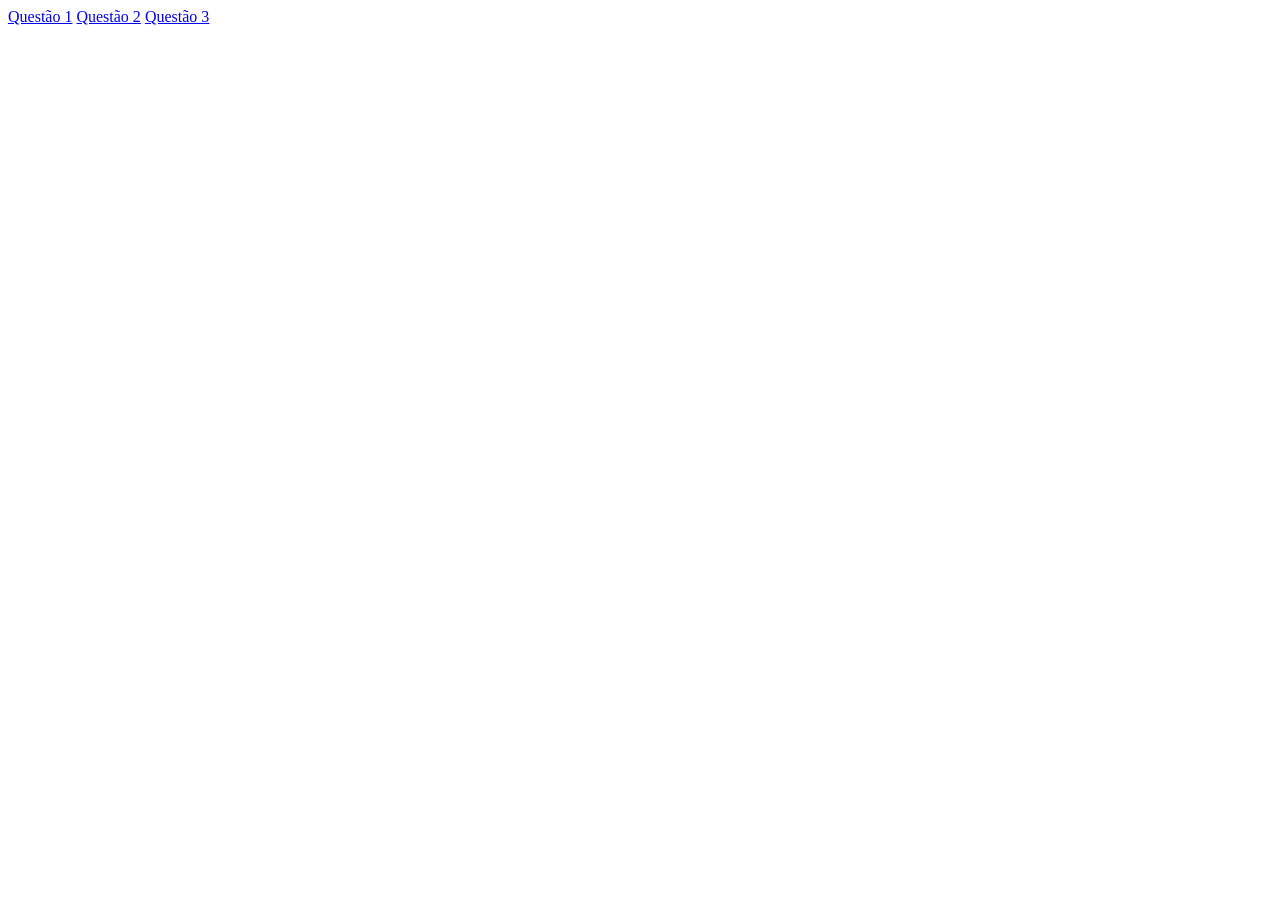
<file: index.html>
<!DOCTYPE html>
<html lang="pt-BR">
<head>
    <meta charset="UTF-8">
    <meta name="viewport" content="width=device-width, initial-scale=1.0">
    <title>Links dos Desafios Práticos</title>
</head>
<body>
    <a href="./Questoes/01/index.html" target="_blank">Questão 1</a>
    <a href="./Questoes/02/index.html" target="_blank">Questão 2</a>
    <a href="./Questoes/03/index.html" target="_blank">Questão 3</a>
</body>
</html>
</file>
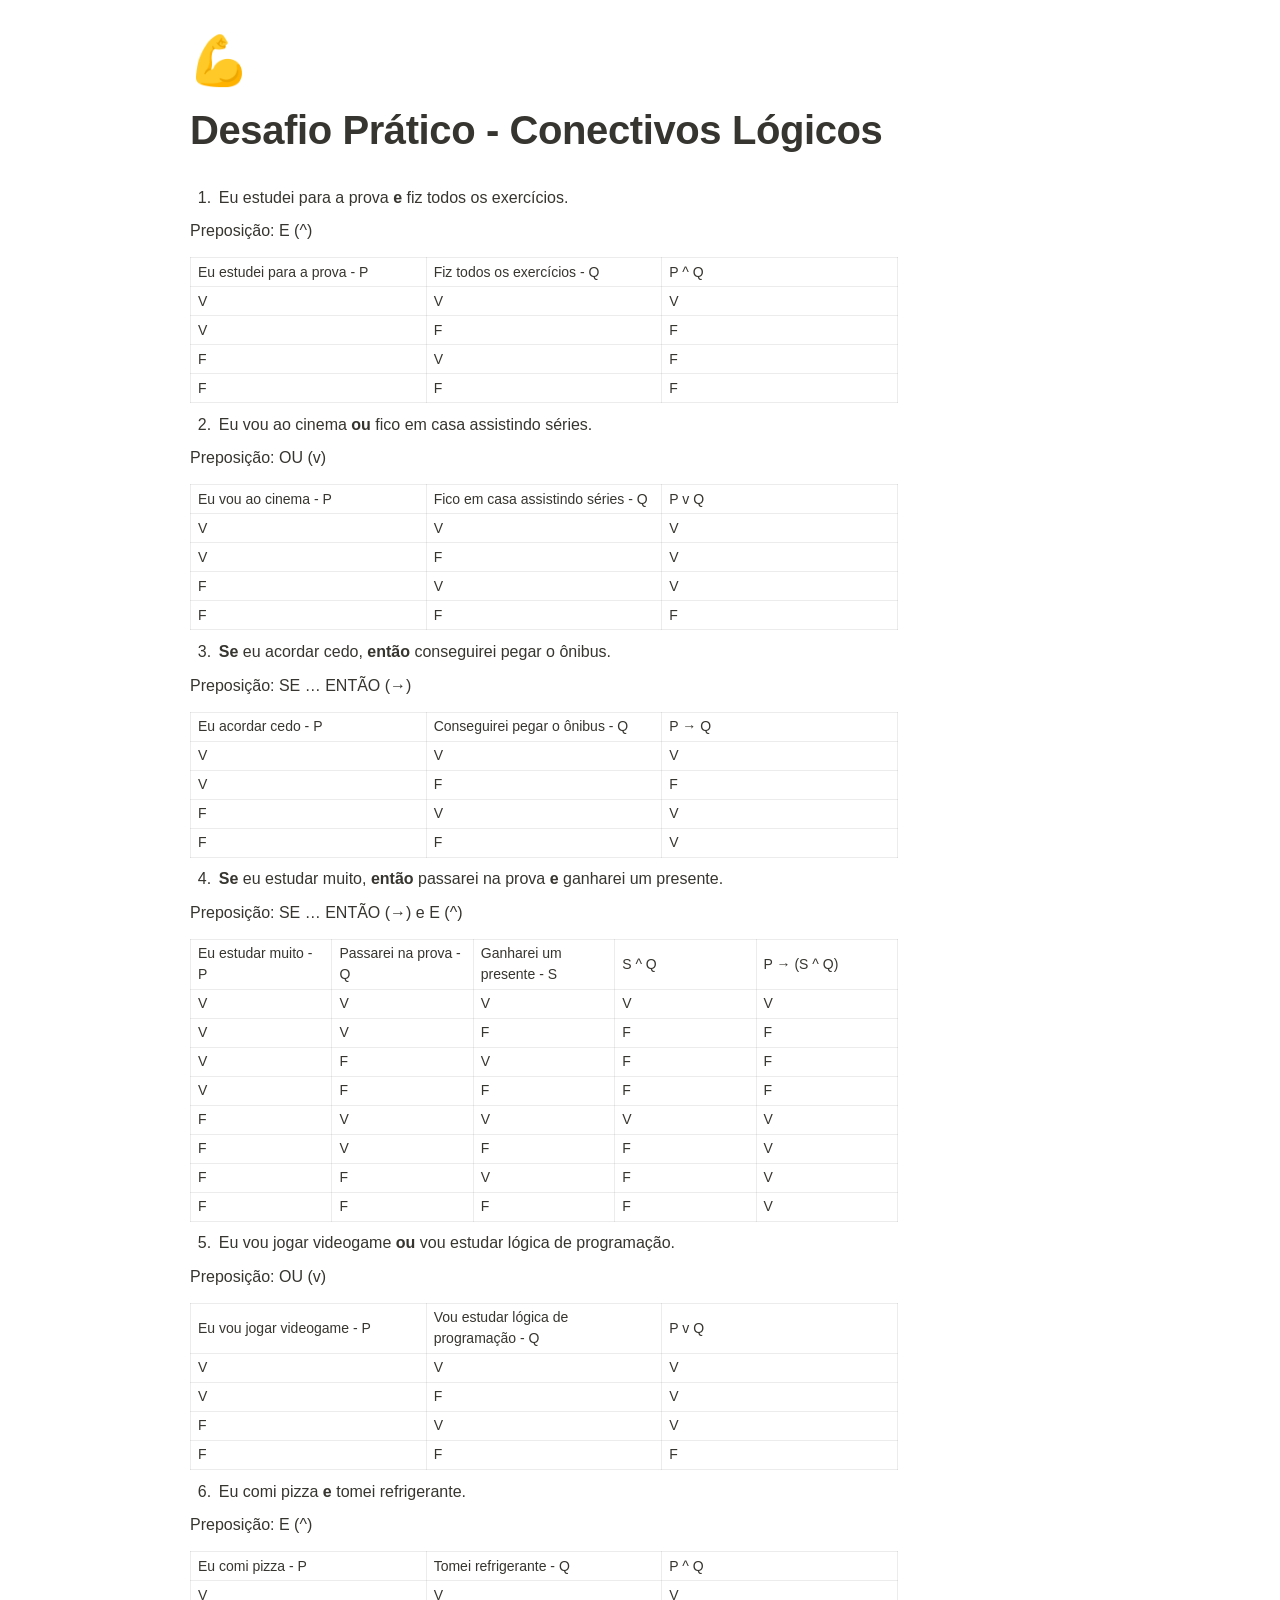
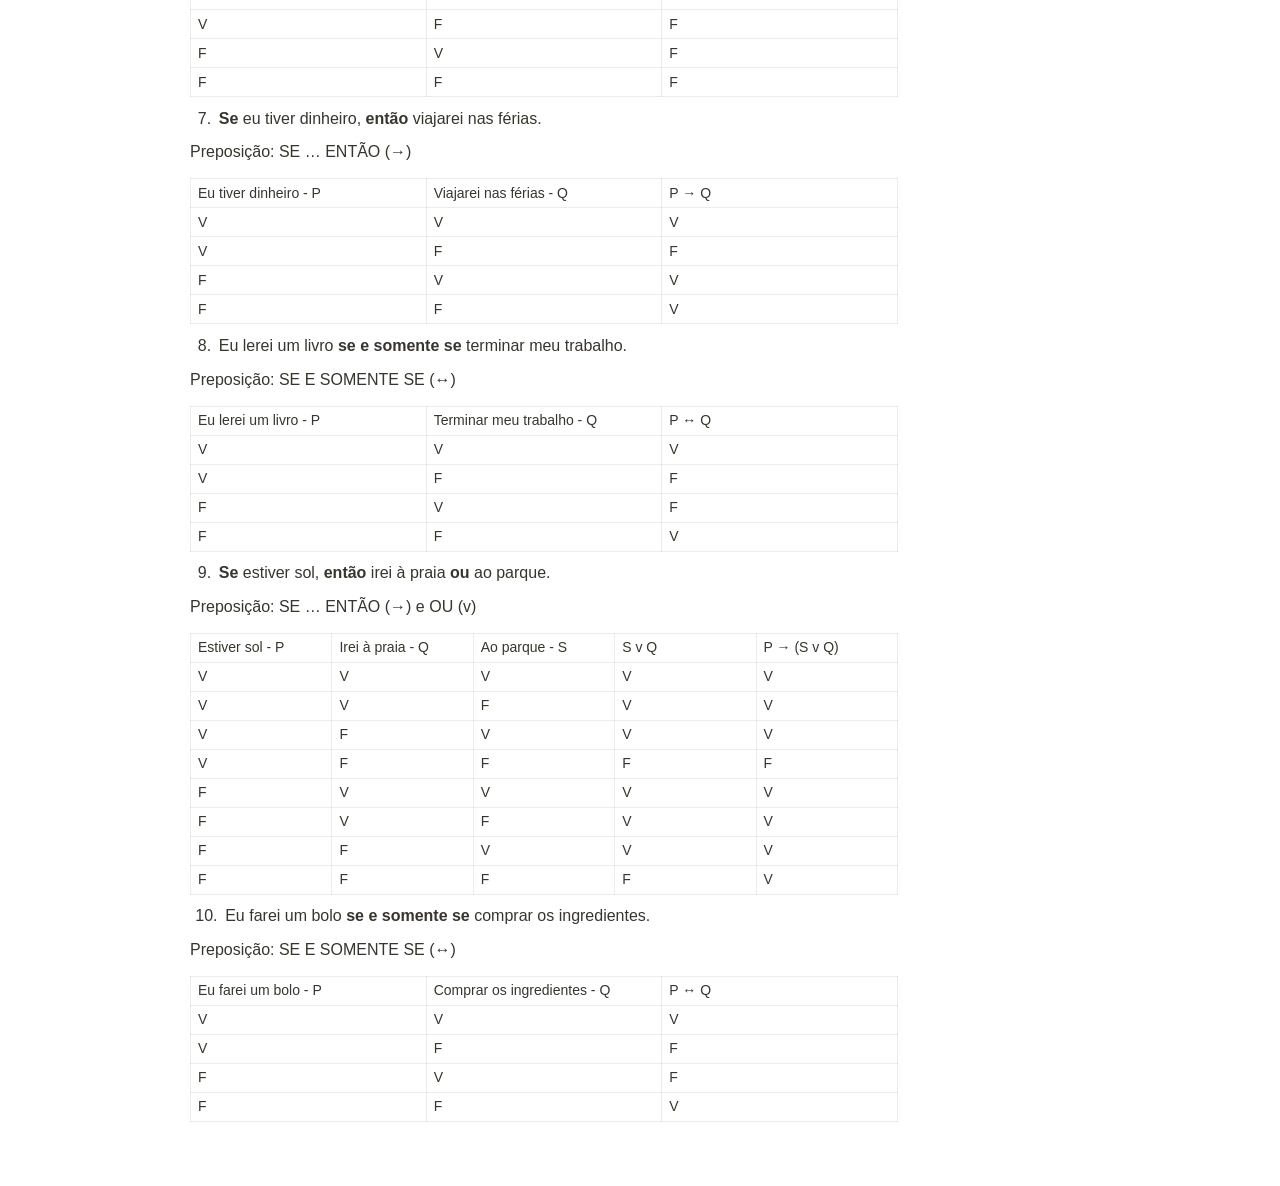
<file: Questoes/01/index.html>
<html><head><meta content="text/html; charset=utf-8" http-equiv="Content-Type"/><title>Desafio Prática - Conectivos Lógicos</title><link href="style.css" rel="stylesheet"/></head><body><article class="page sans" id="369f3aaa-9ead-8001-8d1d-dc85b80ac4ab"><header><div class="page-header-icon undefined"><span class="icon">💪</span></div><h1 class="page-title" dir="auto"><strong>Desafio </strong>Prático - Conectivos Lógicos</h1><p class="page-description" dir="auto"></p></header><div class="page-body"><div dir="auto" style="display:contents"><ol class="numbered-list" id="369f3aaa-9ead-8028-bd54-c0f12b4052e9" start="1" type="1"><li>Eu estudei para a prova <strong>e</strong> fiz todos os exercícios.</li></ol></div><div dir="auto" style="display:contents"><p class="" id="369f3aaa-9ead-8059-950d-fd8603400718">Preposição: E (^)</p></div><div dir="ltr" style="display:contents"><table class="simple-table" id="369f3aaa-9ead-80ad-a33d-d3bf3647506a"><tbody><div dir="ltr" style="display:contents"><tr id="369f3aaa-9ead-8057-8037-f5a451355c9d"><td class="" id="_IT{" style="width:235.66666666666666px">Eu estudei para a prova - P</td><td class="" id="EEw&lt;" style="width:235.66666666666666px">Fiz todos os exercícios - Q</td><td class="" id="Q]^l" style="width:235.66666666666666px">P ^ Q</td></tr></div><div dir="ltr" style="display:contents"><tr id="369f3aaa-9ead-80f8-9262-f817e8fc1b73"><td class="" id="_IT{" style="width:235.66666666666666px">V</td><td class="" id="EEw&lt;" style="width:235.66666666666666px">V</td><td class="block-color-default_background" id="Q]^l" style="width:235.66666666666666px">V</td></tr></div><div dir="ltr" style="display:contents"><tr id="369f3aaa-9ead-802c-8784-d553cc9d9c31"><td class="" id="_IT{" style="width:235.66666666666666px">V</td><td class="" id="EEw&lt;" style="width:235.66666666666666px">F</td><td class="" id="Q]^l" style="width:235.66666666666666px">F</td></tr></div><div dir="ltr" style="display:contents"><tr id="369f3aaa-9ead-8005-a09f-c669a67d1e0e"><td class="" id="_IT{" style="width:235.66666666666666px">F</td><td class="" id="EEw&lt;" style="width:235.66666666666666px">V</td><td class="" id="Q]^l" style="width:235.66666666666666px">F</td></tr></div><div dir="ltr" style="display:contents"><tr id="369f3aaa-9ead-8082-b89d-e54e146af19e"><td class="" id="_IT{" style="width:235.66666666666666px">F</td><td class="" id="EEw&lt;" style="width:235.66666666666666px">F</td><td class="" id="Q]^l" style="width:235.66666666666666px">F</td></tr></div></tbody></table></div><div dir="auto" style="display:contents"><ol class="numbered-list" id="369f3aaa-9ead-800e-bca5-f689878f0159" start="2" type="1"><li>Eu vou ao cinema <strong>ou</strong> fico em casa assistindo séries.</li></ol></div><div dir="auto" style="display:contents"><p class="" id="369f3aaa-9ead-807a-a11c-e1224c985380">Preposição: OU (v)</p></div><div dir="ltr" style="display:contents"><table class="simple-table" id="369f3aaa-9ead-8038-a0ec-fafbe9ff321a"><tbody><div dir="ltr" style="display:contents"><tr id="369f3aaa-9ead-80bf-8b70-ca60ee79cd14"><td class="" id="r}cc" style="width:235.66666666666666px">Eu vou ao cinema - P</td><td class="" id="EbKI" style="width:235.66666666666666px">Fico em casa assistindo séries - Q</td><td class="" id="OKYZ" style="width:235.66666666666666px">P v Q</td></tr></div><div dir="ltr" style="display:contents"><tr id="369f3aaa-9ead-80d7-a767-c60fe5c99ca0"><td class="" id="r}cc" style="width:235.66666666666666px">V</td><td class="" id="EbKI" style="width:235.66666666666666px">V</td><td class="" id="OKYZ" style="width:235.66666666666666px">V</td></tr></div><div dir="ltr" style="display:contents"><tr id="369f3aaa-9ead-806e-b7ab-f8fddb47673a"><td class="" id="r}cc" style="width:235.66666666666666px">V</td><td class="" id="EbKI" style="width:235.66666666666666px">F</td><td class="" id="OKYZ" style="width:235.66666666666666px">V</td></tr></div><div dir="ltr" style="display:contents"><tr id="369f3aaa-9ead-803a-b5ce-c232adf2bfa6"><td class="" id="r}cc" style="width:235.66666666666666px">F</td><td class="" id="EbKI" style="width:235.66666666666666px">V</td><td class="" id="OKYZ" style="width:235.66666666666666px">V</td></tr></div><div dir="ltr" style="display:contents"><tr id="369f3aaa-9ead-8079-89a2-cae7ae5efbf4"><td class="" id="r}cc" style="width:235.66666666666666px">F</td><td class="" id="EbKI" style="width:235.66666666666666px">F</td><td class="" id="OKYZ" style="width:235.66666666666666px">F</td></tr></div></tbody></table></div><div dir="auto" style="display:contents"><ol class="numbered-list" id="369f3aaa-9ead-8084-94c9-dafa7688c4e8" start="3" type="1"><li><strong>Se</strong> eu acordar cedo, <strong>então</strong> conseguirei pegar o ônibus.</li></ol></div><div dir="auto" style="display:contents"><p class="" id="369f3aaa-9ead-80d9-ad80-c887610cadf9">Preposição: SE … ENTÃO (→)</p></div><div dir="ltr" style="display:contents"><table class="simple-table" id="369f3aaa-9ead-80bb-8226-cd3e63ee966a"><tbody><div dir="ltr" style="display:contents"><tr id="369f3aaa-9ead-8036-8270-f33ff53ae2a9"><td class="" id="~v\p" style="width:235.66666666666666px">Eu acordar cedo - P</td><td class="" id="ufB&lt;" style="width:235.66666666666666px">Conseguirei pegar o ônibus - Q</td><td class="" id="\YLW" style="width:235.66666666666666px">P → Q</td></tr></div><div dir="ltr" style="display:contents"><tr id="369f3aaa-9ead-8051-91fd-f6a28dc094a8"><td class="" id="~v\p" style="width:235.66666666666666px">V</td><td class="" id="ufB&lt;" style="width:235.66666666666666px">V</td><td class="" id="\YLW" style="width:235.66666666666666px">V</td></tr></div><div dir="ltr" style="display:contents"><tr id="369f3aaa-9ead-8056-9f93-f95c443bb304"><td class="" id="~v\p" style="width:235.66666666666666px">V</td><td class="" id="ufB&lt;" style="width:235.66666666666666px">F</td><td class="" id="\YLW" style="width:235.66666666666666px">F</td></tr></div><div dir="ltr" style="display:contents"><tr id="369f3aaa-9ead-80a3-ac25-dbae0eef5d81"><td class="" id="~v\p" style="width:235.66666666666666px">F</td><td class="" id="ufB&lt;" style="width:235.66666666666666px">V</td><td class="" id="\YLW" style="width:235.66666666666666px">V</td></tr></div><div dir="ltr" style="display:contents"><tr id="369f3aaa-9ead-8074-864e-e4d16bb9a5aa"><td class="" id="~v\p" style="width:235.66666666666666px">F</td><td class="" id="ufB&lt;" style="width:235.66666666666666px">F</td><td class="" id="\YLW" style="width:235.66666666666666px">V</td></tr></div></tbody></table></div><div dir="auto" style="display:contents"><ol class="numbered-list" id="369f3aaa-9ead-8075-9716-c049c0ba2d88" start="4" type="1"><li><strong>Se</strong> eu estudar muito, <strong>então</strong> passarei na prova <strong>e</strong> ganharei um presente.</li></ol></div><div dir="auto" style="display:contents"><p class="" id="369f3aaa-9ead-800f-bf7b-d65d97ef7b96">Preposição: SE … ENTÃO (→) e E (^)</p></div><div dir="ltr" style="display:contents"><table class="simple-table" id="369f3aaa-9ead-80de-b881-e8324e0f2845"><tbody><div dir="ltr" style="display:contents"><tr id="369f3aaa-9ead-80ff-8649-e5ae9297c624"><td class="" id="klF^" style="width:141.4px">Eu estudar muito - P</td><td class="" id="WNcW" style="width:141.4px">Passarei na prova - Q</td><td class="" id="wzm^" style="width:141.4px">Ganharei um presente - S</td><td class="" id="L`WE" style="width:141.4px">S ^ Q</td><td class="" id="DFB;" style="width:141.4px">P → (S ^ Q)</td></tr></div><div dir="ltr" style="display:contents"><tr id="369f3aaa-9ead-80c4-b781-ee28d7675cd9"><td class="" id="klF^" style="width:141.4px">V</td><td class="" id="WNcW" style="width:141.4px">V</td><td class="" id="wzm^" style="width:141.4px">V</td><td class="" id="L`WE" style="width:141.4px">V</td><td class="" id="DFB;" style="width:141.4px">V</td></tr></div><div dir="ltr" style="display:contents"><tr id="369f3aaa-9ead-8075-838f-cdb39dbedde4"><td class="" id="klF^" style="width:141.4px">V</td><td class="" id="WNcW" style="width:141.4px">V</td><td class="" id="wzm^" style="width:141.4px">F</td><td class="" id="L`WE" style="width:141.4px">F</td><td class="" id="DFB;" style="width:141.4px">F</td></tr></div><div dir="ltr" style="display:contents"><tr id="369f3aaa-9ead-80d5-a708-fb48819e63d8"><td class="" id="klF^" style="width:141.4px">V</td><td class="" id="WNcW" style="width:141.4px">F</td><td class="" id="wzm^" style="width:141.4px">V</td><td class="" id="L`WE" style="width:141.4px">F</td><td class="" id="DFB;" style="width:141.4px">F</td></tr></div><div dir="ltr" style="display:contents"><tr id="369f3aaa-9ead-80c9-9525-d5b3460b96dc"><td class="" id="klF^" style="width:141.4px">V</td><td class="" id="WNcW" style="width:141.4px">F</td><td class="" id="wzm^" style="width:141.4px">F</td><td class="" id="L`WE" style="width:141.4px">F</td><td class="" id="DFB;" style="width:141.4px">F</td></tr></div><div dir="ltr" style="display:contents"><tr id="369f3aaa-9ead-800a-976e-ecc451469d7f"><td class="" id="klF^" style="width:141.4px">F</td><td class="" id="WNcW" style="width:141.4px">V</td><td class="" id="wzm^" style="width:141.4px">V</td><td class="" id="L`WE" style="width:141.4px">V</td><td class="" id="DFB;" style="width:141.4px">V</td></tr></div><div dir="ltr" style="display:contents"><tr id="369f3aaa-9ead-80b2-a4f7-c37fd8fe3f0a"><td class="" id="klF^" style="width:141.4px">F</td><td class="" id="WNcW" style="width:141.4px">V</td><td class="" id="wzm^" style="width:141.4px">F</td><td class="" id="L`WE" style="width:141.4px">F</td><td class="" id="DFB;" style="width:141.4px">V</td></tr></div><div dir="ltr" style="display:contents"><tr id="369f3aaa-9ead-80d4-bec9-d46b2d6b1a62"><td class="" id="klF^" style="width:141.4px">F</td><td class="" id="WNcW" style="width:141.4px">F</td><td class="" id="wzm^" style="width:141.4px">V</td><td class="" id="L`WE" style="width:141.4px">F</td><td class="" id="DFB;" style="width:141.4px">V</td></tr></div><div dir="ltr" style="display:contents"><tr id="369f3aaa-9ead-80d8-9eac-ca0e1f73e40b"><td class="" id="klF^" style="width:141.4px">F</td><td class="" id="WNcW" style="width:141.4px">F</td><td class="" id="wzm^" style="width:141.4px">F</td><td class="" id="L`WE" style="width:141.4px">F</td><td class="" id="DFB;" style="width:141.4px">V</td></tr></div></tbody></table></div><div dir="auto" style="display:contents"><ol class="numbered-list" id="369f3aaa-9ead-801f-b7f0-cb59b6530e4b" start="5" type="1"><li>Eu vou jogar videogame <strong>ou</strong> vou estudar lógica de programação.</li></ol></div><div dir="auto" style="display:contents"><p class="" id="369f3aaa-9ead-8045-bafe-e9604a842b7b">Preposição: OU (v)</p></div><div dir="ltr" style="display:contents"><table class="simple-table" id="369f3aaa-9ead-8044-a03e-d42c96a056de"><tbody><div dir="ltr" style="display:contents"><tr id="369f3aaa-9ead-8079-9b0e-f9bfe266a7fc"><td class="" id="Ku{l" style="width:235.66666666666666px">Eu vou jogar videogame - P</td><td class="" id="WJZu" style="width:235.66666666666666px">Vou estudar lógica de programação - Q</td><td class="" id="Thrd" style="width:235.66666666666666px">P v Q</td></tr></div><div dir="ltr" style="display:contents"><tr id="369f3aaa-9ead-80cb-b8cc-ece9e9d461f7"><td class="" id="Ku{l" style="width:235.66666666666666px">V</td><td class="" id="WJZu" style="width:235.66666666666666px">V</td><td class="" id="Thrd" style="width:235.66666666666666px">V</td></tr></div><div dir="ltr" style="display:contents"><tr id="369f3aaa-9ead-8067-84e0-e477966c3c13"><td class="" id="Ku{l" style="width:235.66666666666666px">V</td><td class="" id="WJZu" style="width:235.66666666666666px">F</td><td class="" id="Thrd" style="width:235.66666666666666px">V</td></tr></div><div dir="ltr" style="display:contents"><tr id="369f3aaa-9ead-8006-99b8-d1a936051142"><td class="" id="Ku{l" style="width:235.66666666666666px">F</td><td class="" id="WJZu" style="width:235.66666666666666px">V</td><td class="" id="Thrd" style="width:235.66666666666666px">V</td></tr></div><div dir="ltr" style="display:contents"><tr id="369f3aaa-9ead-8027-986c-f18a57579282"><td class="" id="Ku{l" style="width:235.66666666666666px">F</td><td class="" id="WJZu" style="width:235.66666666666666px">F</td><td class="" id="Thrd" style="width:235.66666666666666px">F</td></tr></div></tbody></table></div><div dir="auto" style="display:contents"><ol class="numbered-list" id="369f3aaa-9ead-80bb-8cef-c6290f9b97b1" start="6" type="1"><li>Eu comi pizza <strong>e</strong> tomei refrigerante.</li></ol></div><div dir="auto" style="display:contents"><p class="" id="369f3aaa-9ead-80ac-bd1d-c8c538e12b23">Preposição: E (^)</p></div><div dir="ltr" style="display:contents"><table class="simple-table" id="369f3aaa-9ead-8078-9a70-c774efca624b"><tbody><div dir="ltr" style="display:contents"><tr id="369f3aaa-9ead-80d0-88ee-c34665a8027b"><td class="" id="T|K&lt;" style="width:235.66666666666666px">Eu comi pizza - P</td><td class="" id="MYW=" style="width:235.66666666666666px">Tomei refrigerante - Q</td><td class="" id="TlD[" style="width:235.66666666666666px">P ^ Q</td></tr></div><div dir="ltr" style="display:contents"><tr id="369f3aaa-9ead-800a-ba15-cddf944bf565"><td class="" id="T|K&lt;" style="width:235.66666666666666px">V</td><td class="" id="MYW=" style="width:235.66666666666666px">V</td><td class="" id="TlD[" style="width:235.66666666666666px">V</td></tr></div><div dir="ltr" style="display:contents"><tr id="369f3aaa-9ead-8083-a266-cbfdf79a10fb"><td class="" id="T|K&lt;" style="width:235.66666666666666px">V</td><td class="" id="MYW=" style="width:235.66666666666666px">F</td><td class="" id="TlD[" style="width:235.66666666666666px">F</td></tr></div><div dir="ltr" style="display:contents"><tr id="369f3aaa-9ead-8099-b5cd-e2eee178f871"><td class="" id="T|K&lt;" style="width:235.66666666666666px">F</td><td class="" id="MYW=" style="width:235.66666666666666px">V</td><td class="" id="TlD[" style="width:235.66666666666666px">F</td></tr></div><div dir="ltr" style="display:contents"><tr id="369f3aaa-9ead-80b5-8b95-db9b5d8ccbc9"><td class="" id="T|K&lt;" style="width:235.66666666666666px">F</td><td class="" id="MYW=" style="width:235.66666666666666px">F</td><td class="" id="TlD[" style="width:235.66666666666666px">F</td></tr></div></tbody></table></div><div dir="auto" style="display:contents"><ol class="numbered-list" id="369f3aaa-9ead-801e-b40a-d839d91285fd" start="7" type="1"><li><strong>Se</strong> eu tiver dinheiro, <strong>então</strong> viajarei nas férias.</li></ol></div><div dir="auto" style="display:contents"><p class="" id="369f3aaa-9ead-809a-ab79-f19f0bbea259">Preposição: SE … ENTÃO (→)</p></div><div dir="ltr" style="display:contents"><table class="simple-table" id="369f3aaa-9ead-80ae-9edc-ce52b0c4ec62"><tbody><div dir="ltr" style="display:contents"><tr id="369f3aaa-9ead-805d-8898-f45421767938"><td class="" id="&lt;B~\" style="width:235.66666666666666px">Eu tiver dinheiro - P</td><td class="" id="rwVz" style="width:235.66666666666666px">Viajarei nas férias - Q</td><td class="" id="WZHm" style="width:235.66666666666666px">P → Q</td></tr></div><div dir="ltr" style="display:contents"><tr id="369f3aaa-9ead-801d-b7b3-e8939b5ea848"><td class="" id="&lt;B~\" style="width:235.66666666666666px">V</td><td class="" id="rwVz" style="width:235.66666666666666px">V</td><td class="" id="WZHm" style="width:235.66666666666666px">V</td></tr></div><div dir="ltr" style="display:contents"><tr id="369f3aaa-9ead-80cc-85c9-c01436e98ede"><td class="" id="&lt;B~\" style="width:235.66666666666666px">V</td><td class="" id="rwVz" style="width:235.66666666666666px">F</td><td class="" id="WZHm" style="width:235.66666666666666px">F</td></tr></div><div dir="ltr" style="display:contents"><tr id="369f3aaa-9ead-8004-97b1-dc89244604d2"><td class="" id="&lt;B~\" style="width:235.66666666666666px">F</td><td class="" id="rwVz" style="width:235.66666666666666px">V</td><td class="" id="WZHm" style="width:235.66666666666666px">V</td></tr></div><div dir="ltr" style="display:contents"><tr id="369f3aaa-9ead-8083-8535-d47fe2f32486"><td class="" id="&lt;B~\" style="width:235.66666666666666px">F</td><td class="" id="rwVz" style="width:235.66666666666666px">F</td><td class="" id="WZHm" style="width:235.66666666666666px">V</td></tr></div></tbody></table></div><div dir="auto" style="display:contents"><ol class="numbered-list" id="369f3aaa-9ead-80a2-9d1c-c86333c1799f" start="8" type="1"><li>Eu lerei um livro <strong>se e somente se</strong> terminar meu trabalho.</li></ol></div><div dir="auto" style="display:contents"><p class="" id="369f3aaa-9ead-8063-b4ca-fb520030cc7a">Preposição: SE E SOMENTE SE (↔)</p></div><div dir="ltr" style="display:contents"><table class="simple-table" id="369f3aaa-9ead-8006-8672-db6dcdf63b90"><tbody><div dir="ltr" style="display:contents"><tr id="369f3aaa-9ead-809c-a9ec-cba0f4d6264d"><td class="" id="r}cc" style="width:235.66666666666666px">Eu lerei um livro - P</td><td class="" id="EbKI" style="width:235.66666666666666px">Terminar meu trabalho - Q</td><td class="" id="OKYZ" style="width:235.66666666666666px">P ↔ Q</td></tr></div><div dir="ltr" style="display:contents"><tr id="369f3aaa-9ead-8070-bc0a-fbd29a846a2a"><td class="" id="r}cc" style="width:235.66666666666666px">V</td><td class="" id="EbKI" style="width:235.66666666666666px">V</td><td class="" id="OKYZ" style="width:235.66666666666666px">V</td></tr></div><div dir="ltr" style="display:contents"><tr id="369f3aaa-9ead-808a-a34f-c1824174f990"><td class="" id="r}cc" style="width:235.66666666666666px">V</td><td class="" id="EbKI" style="width:235.66666666666666px">F</td><td class="" id="OKYZ" style="width:235.66666666666666px">F</td></tr></div><div dir="ltr" style="display:contents"><tr id="369f3aaa-9ead-806d-9bfc-c927e4239e35"><td class="" id="r}cc" style="width:235.66666666666666px">F</td><td class="" id="EbKI" style="width:235.66666666666666px">V</td><td class="" id="OKYZ" style="width:235.66666666666666px">F</td></tr></div><div dir="ltr" style="display:contents"><tr id="369f3aaa-9ead-80df-b15c-ed1155353a8c"><td class="" id="r}cc" style="width:235.66666666666666px">F</td><td class="" id="EbKI" style="width:235.66666666666666px">F</td><td class="" id="OKYZ" style="width:235.66666666666666px">V</td></tr></div></tbody></table></div><div dir="auto" style="display:contents"><ol class="numbered-list" id="369f3aaa-9ead-8019-822f-d62eeefccd15" start="9" type="1"><li><strong>Se</strong> estiver sol, <strong>então</strong> irei à praia <strong>ou</strong> ao parque.</li></ol></div><div dir="auto" style="display:contents"><p class="" id="369f3aaa-9ead-8034-bde4-e81026208559">Preposição: SE … ENTÃO (→) e OU (v)</p></div><div dir="ltr" style="display:contents"><table class="simple-table" id="369f3aaa-9ead-8064-a598-f28147956ff2"><tbody><div dir="ltr" style="display:contents"><tr id="369f3aaa-9ead-800a-bd5d-e269f5248c9b"><td class="" id="r}cc" style="width:141.4px">Estiver sol - P</td><td class="" id="EbKI" style="width:141.4px">Irei à praia - Q</td><td class="" id="OKYZ" style="width:141.4px">Ao parque - S</td><td class="" id="\H|C" style="width:141.4px">S v Q</td><td class="" id="|;`:" style="width:141.4px">P → (S v Q)</td></tr></div><div dir="ltr" style="display:contents"><tr id="369f3aaa-9ead-806b-b224-dfc9f20fefcd"><td class="" id="r}cc" style="width:141.4px">V</td><td class="" id="EbKI" style="width:141.4px">V</td><td class="" id="OKYZ" style="width:141.4px">V</td><td class="" id="\H|C" style="width:141.4px">V</td><td class="" id="|;`:" style="width:141.4px">V</td></tr></div><div dir="ltr" style="display:contents"><tr id="369f3aaa-9ead-807e-a461-dc2d665614aa"><td class="" id="r}cc" style="width:141.4px">V</td><td class="" id="EbKI" style="width:141.4px">V</td><td class="" id="OKYZ" style="width:141.4px">F</td><td class="" id="\H|C" style="width:141.4px">V</td><td class="" id="|;`:" style="width:141.4px">V</td></tr></div><div dir="ltr" style="display:contents"><tr id="369f3aaa-9ead-8003-8e7c-d66e533fdc82"><td class="" id="r}cc" style="width:141.4px">V</td><td class="" id="EbKI" style="width:141.4px">F</td><td class="" id="OKYZ" style="width:141.4px">V</td><td class="" id="\H|C" style="width:141.4px">V</td><td class="" id="|;`:" style="width:141.4px">V</td></tr></div><div dir="ltr" style="display:contents"><tr id="369f3aaa-9ead-808d-bf27-ed8dcca2f2d5"><td class="" id="r}cc" style="width:141.4px">V</td><td class="" id="EbKI" style="width:141.4px">F</td><td class="" id="OKYZ" style="width:141.4px">F</td><td class="" id="\H|C" style="width:141.4px">F</td><td class="" id="|;`:" style="width:141.4px">F</td></tr></div><div dir="ltr" style="display:contents"><tr id="369f3aaa-9ead-807b-952b-e2d61862206a"><td class="" id="r}cc" style="width:141.4px">F</td><td class="" id="EbKI" style="width:141.4px">V</td><td class="" id="OKYZ" style="width:141.4px">V</td><td class="" id="\H|C" style="width:141.4px">V</td><td class="" id="|;`:" style="width:141.4px">V</td></tr></div><div dir="ltr" style="display:contents"><tr id="369f3aaa-9ead-80d6-81c0-fa40d590165f"><td class="" id="r}cc" style="width:141.4px">F</td><td class="" id="EbKI" style="width:141.4px">V</td><td class="" id="OKYZ" style="width:141.4px">F</td><td class="" id="\H|C" style="width:141.4px">V</td><td class="" id="|;`:" style="width:141.4px">V</td></tr></div><div dir="ltr" style="display:contents"><tr id="369f3aaa-9ead-803b-9ae1-d89911575932"><td class="" id="r}cc" style="width:141.4px">F</td><td class="" id="EbKI" style="width:141.4px">F</td><td class="" id="OKYZ" style="width:141.4px">V</td><td class="" id="\H|C" style="width:141.4px">V</td><td class="" id="|;`:" style="width:141.4px">V</td></tr></div><div dir="ltr" style="display:contents"><tr id="369f3aaa-9ead-80f3-a3fa-f233a005ff6c"><td class="" id="r}cc" style="width:141.4px">F</td><td class="" id="EbKI" style="width:141.4px">F</td><td class="" id="OKYZ" style="width:141.4px">F</td><td class="" id="\H|C" style="width:141.4px">F</td><td class="" id="|;`:" style="width:141.4px">V</td></tr></div></tbody></table></div><div dir="auto" style="display:contents"><ol class="numbered-list numbered-list-digits-2" id="369f3aaa-9ead-804d-8906-c66314069296" start="10" type="1"><li>Eu farei um bolo <strong>se e somente se</strong> comprar os ingredientes.</li></ol></div><div dir="auto" style="display:contents"><p class="" id="369f3aaa-9ead-80fa-83b1-e7288b78851f">Preposição: SE E SOMENTE SE (↔)</p></div><div dir="ltr" style="display:contents"><table class="simple-table" id="369f3aaa-9ead-8040-8849-fa06dd6c55fc"><tbody><div dir="ltr" style="display:contents"><tr id="369f3aaa-9ead-8073-be33-f151acdeb13f"><td class="" id="I\M`" style="width:235.66666666666666px">Eu farei um bolo - P</td><td class="" id="TaUR" style="width:235.66666666666666px">Comprar os ingredientes - Q</td><td class="" id="tWzZ" style="width:235.66666666666666px">P ↔ Q</td></tr></div><div dir="ltr" style="display:contents"><tr id="369f3aaa-9ead-8044-89ed-eb7ca38ca327"><td class="" id="I\M`" style="width:235.66666666666666px">V</td><td class="" id="TaUR" style="width:235.66666666666666px">V</td><td class="" id="tWzZ" style="width:235.66666666666666px">V</td></tr></div><div dir="ltr" style="display:contents"><tr id="369f3aaa-9ead-8046-917e-e6e98b961aa7"><td class="" id="I\M`" style="width:235.66666666666666px">V</td><td class="" id="TaUR" style="width:235.66666666666666px">F</td><td class="" id="tWzZ" style="width:235.66666666666666px">F</td></tr></div><div dir="ltr" style="display:contents"><tr id="369f3aaa-9ead-8039-b729-d5fec0fad2e8"><td class="" id="I\M`" style="width:235.66666666666666px">F</td><td class="" id="TaUR" style="width:235.66666666666666px">V</td><td class="" id="tWzZ" style="width:235.66666666666666px">F</td></tr></div><div dir="ltr" style="display:contents"><tr id="369f3aaa-9ead-80b1-b493-ff8f9a907dc8"><td class="" id="I\M`" style="width:235.66666666666666px">F</td><td class="" id="TaUR" style="width:235.66666666666666px">F</td><td class="" id="tWzZ" style="width:235.66666666666666px">V</td></tr></div></tbody></table></div><div dir="auto" style="display:contents"><p class="" id="369f3aaa-9ead-80a3-b097-f5288b13cbe9">
</p></div></div></article><span class="sans" style="font-size:14px;padding-top:2em"></span></body></html>
</file>
<file: Questoes/01/style.css>
/* cspell:disable-file */
/* webkit printing magic: print all background colors */
html {
	-webkit-print-color-adjust: exact;
}
* {
	box-sizing: border-box;
	-webkit-print-color-adjust: exact;
}

html,
body {
	margin: 0;
	padding: 0;
}
@media only screen {
	body {
		margin: 2em auto;
		max-width: 900px;
		color: rgb(55, 53, 47);
	}
}

body {
	line-height: 1.5;
	white-space: pre-wrap;
}

a,
a.visited {
	color: inherit;
	text-decoration: underline;
}

.pdf-relative-link-path {
	font-size: 80%;
	color: #444;
}

h1,
h2,
h3 {
	letter-spacing: -0.01em;
	line-height: 1.2;
	font-weight: 600;
	margin-bottom: 0;
}

/* Override strong tags inside headings to maintain consistent weight */
h1 strong,
h2 strong,
h3 strong {
	font-weight: 600;
}

.page-title {
	font-size: 2.5rem;
	font-weight: 700;
	margin-top: 0;
	margin-bottom: 0.75em;
}

h1 {
	font-size: 1.875rem;
	margin-top: 1.875rem;
}

h2 {
	font-size: 1.5rem;
	margin-top: 1.5rem;
}

h3 {
	font-size: 1.25rem;
	margin-top: 1.25rem;
}

.source {
	border: 1px solid #ddd;
	border-radius: 3px;
	padding: 1.5em;
	word-break: break-all;
}

.callout {
	border-radius: 10px;
	padding: 1rem;
}

figure {
	margin: 1.25em 0;
	page-break-inside: avoid;
}

figcaption {
	opacity: 0.5;
	font-size: 85%;
	margin-top: 0.5em;
}

mark {
	background-color: transparent;
}

.indented {
	padding-left: 1.5em;
}

hr {
	background: transparent;
	display: block;
	width: 100%;
	height: 1px;
	visibility: visible;
	border: none;
	border-bottom: 1px solid rgba(55, 53, 47, 0.09);
}

img {
	max-width: 100%;
}

@media only print {
	img {
		max-height: 100vh;
		object-fit: contain;
	}

	table.collection-content {
		width: 100%;
		table-layout: fixed;
	}

	table.collection-content th,
	table.collection-content td {
		overflow-wrap: anywhere;
	}

	table.collection-content td > .user,
	table.collection-content td > time {
		white-space: pre-wrap;
	}
}

@page {
	margin: 1in;
}

.collection-content-wrapper {
	overflow-x: auto;
}

@media only print {
	.collection-content-wrapper {
		overflow-x: visible;
	}
}

.collection-content {
	font-size: 0.875rem;
}

.collection-content td {
	white-space: pre-wrap;
	word-break: break-word;
}

.column-list {
	display: flex;
	gap: 46px;
}

.column {
	min-width: 0;
	overflow: hidden;
}

.column > *:first-child {
	margin-top: 0;
}

.table_of_contents-item {
	display: block;
	font-size: 0.875rem;
	line-height: 1.3;
	padding: 0.125rem;
}

.table_of_contents-indent-1 {
	margin-left: 1.5rem;
}

.table_of_contents-indent-2 {
	margin-left: 3rem;
}

.table_of_contents-indent-3 {
	margin-left: 4.5rem;
}

.table_of_contents-link {
	text-decoration: none;
	opacity: 0.7;
	border-bottom: 1px solid rgba(55, 53, 47, 0.18);
}

table,
th,
td {
	border: 1px solid rgba(55, 53, 47, 0.09);
}

table {
	border-collapse: collapse;
	border-left: none;
	border-right: none;
}

th,
td {
	font-weight: normal;
	padding: 0.25em 0.5em;
	line-height: 1.5;
	min-height: 1.5em;
	text-align: left;
}

th {
	color: rgba(55, 53, 47, 0.6);
}

ol,
ul {
	margin: 0;
	margin-block-start: 0.6em;
	margin-block-end: 0.6em;
}

li > ol:first-child,
li > ul:first-child {
	margin-block-start: 0.6em;
}

ul > li {
	list-style: disc;
}

ul.to-do-list {
	padding-inline-start: 0;
}

ul.to-do-list > li {
	list-style: none;
}

.to-do-children-checked {
	text-decoration: line-through;
	opacity: 0.375;
}

ul.toggle > li {
	list-style: none;
}

ul {
	padding-inline-start: 1.7em;
}

ul > li {
	padding-left: 0.1em;
}

ol {
	padding-inline-start: 1.6em;
}

ol.numbered-list.numbered-list-digits-2 {
	padding-inline-start: 2em;
}

ol.numbered-list.numbered-list-digits-3plus {
	padding-inline-start: 2.4em;
}

ol > li {
	padding-left: 0.2em;
}

.mono ol {
	padding-inline-start: 2em;
}

.mono ol > li {
	text-indent: -0.4em;
}

.toggle {
	padding-inline-start: 0em;
	list-style-type: none;
}

/* Indent toggle children */
.toggle > li > details {
	padding-left: 1.7em;
}

.toggle > li > details > summary {
	margin-left: -1.1em;
}

.selected-value {
	display: inline-block;
	padding: 0 0.5em;
	background: rgba(206, 205, 202, 0.5);
	border-radius: 3px;
	margin-right: 0.5em;
	margin-top: 0.3em;
	margin-bottom: 0.3em;
	white-space: nowrap;
}

.collection-title {
	display: inline-block;
	margin-right: 1em;
}

.page-description {
	margin-bottom: 2em;
}

.simple-table {
	margin-top: 1em;
	font-size: 0.875rem;
	empty-cells: show;
}
.simple-table td {
	height: 29px;
	min-width: 120px;
}

.simple-table th {
	height: 29px;
	min-width: 120px;
}

.simple-table-header-color {
	background: rgb(247, 246, 243);
	color: black;
}
.simple-table-header {
	font-weight: 500;
}

time {
	opacity: 0.5;
}

.icon {
	display: inline-flex;
	align-items: center;
	justify-content: center;
	max-width: 1.2em;
	max-height: 1.2em;
	text-decoration: none;
	vertical-align: text-bottom;
	margin-right: 0.5em;
}

img.icon {
	border-radius: 3px;
}

.callout img.notion-static-icon {
	width: 1em;
	height: 1em;
}

.callout p {
	margin: 0;
}

.callout h1,
.callout h2,
.callout h3 {
	margin: 0 0 0.6rem;
}

.user-icon {
	width: 1.5em;
	height: 1.5em;
	border-radius: 100%;
	margin-right: 0.5rem;
}

.user-icon-inner {
	font-size: 0.8em;
}

.text-icon {
	border: 1px solid #000;
	text-align: center;
}

.page-cover-image {
	display: block;
	object-fit: cover;
	width: 100%;
	max-height: 30vh;
}

.page-header-icon {
	font-size: 3rem;
	margin-bottom: 1rem;
}

.page-header-icon-with-cover {
	margin-top: -0.72em;
	margin-left: 0.07em;
}

.page-header-icon img {
	border-radius: 3px;
}

.link-to-page {
	margin: 1em 0;
	padding: 0;
	border: none;
	font-weight: 500;
}

p > .user {
	opacity: 0.5;
}

td > .user,
td > time {
	white-space: nowrap;
}

input[type="checkbox"] {
	transform: scale(1.5);
	margin-right: 0.6em;
	vertical-align: middle;
}

p {
	margin-top: 0.5em;
	margin-bottom: 0.5em;
}

.image {
	border: none;
	margin: 1.5em 0;
	padding: 0;
	border-radius: 0;
	text-align: center;
}

.code,
code {
	background: rgba(135, 131, 120, 0.15);
	border-radius: 3px;
	padding: 0.2em 0.4em;
	border-radius: 3px;
	font-size: 85%;
	tab-size: 2;
}

code {
	color: #eb5757;
}

.code {
	padding: 1.5em 1em;
}

.code-wrap {
	white-space: pre-wrap;
	word-break: break-all;
}

.code > code {
	background: none;
	padding: 0;
	font-size: 100%;
	color: inherit;
}

blockquote {
	font-size: 1em;
	margin: 1em 0;
	padding-left: 1em;
	border-left: 3px solid rgb(55, 53, 47);
}

blockquote.quote-large {
	font-size: 1.25em;
}

.bookmark {
	text-decoration: none;
	max-height: 8em;
	padding: 0;
	display: flex;
	width: 100%;
	align-items: stretch;
}

.bookmark-title {
	font-size: 0.85em;
	overflow: hidden;
	text-overflow: ellipsis;
	height: 1.75em;
	white-space: nowrap;
}

.bookmark-text {
	display: flex;
	flex-direction: column;
}

.bookmark-info {
	flex: 4 1 180px;
	padding: 12px 14px 14px;
	display: flex;
	flex-direction: column;
	justify-content: space-between;
}

.bookmark-image {
	width: 33%;
	flex: 1 1 180px;
	display: block;
	position: relative;
	object-fit: cover;
	border-radius: 1px;
}

.bookmark-description {
	color: rgba(55, 53, 47, 0.6);
	font-size: 0.75em;
	overflow: hidden;
	max-height: 4.5em;
	word-break: break-word;
}

.bookmark-href {
	font-size: 0.75em;
	margin-top: 0.25em;
}

.sans { font-family: ui-sans-serif, -apple-system, BlinkMacSystemFont, "Segoe UI Variable Display", "Segoe UI", Helvetica, "Apple Color Emoji", "Noto Sans Arabic", "Noto Sans Hebrew", Arial, sans-serif, "Segoe UI Emoji", "Segoe UI Symbol"; }
.code { font-family: "SFMono-Regular", Menlo, Consolas, "PT Mono", "Liberation Mono", Courier, monospace; }
.serif { font-family: Lyon-Text, Georgia, ui-serif, serif; }
.mono { font-family: iawriter-mono, Nitti, Menlo, Courier, monospace; }
.pdf .sans { font-family: Inter, ui-sans-serif, -apple-system, BlinkMacSystemFont, "Segoe UI Variable Display", "Segoe UI", Helvetica, "Apple Color Emoji", "Noto Sans Arabic", "Noto Sans Hebrew", Arial, sans-serif, "Segoe UI Emoji", "Segoe UI Symbol", 'Twemoji', 'Noto Color Emoji', 'Noto Sans CJK JP'; }
.pdf:lang(zh-CN) .sans { font-family: Inter, ui-sans-serif, -apple-system, BlinkMacSystemFont, "Segoe UI Variable Display", "Segoe UI", Helvetica, "Apple Color Emoji", "Noto Sans Arabic", "Noto Sans Hebrew", Arial, sans-serif, "Segoe UI Emoji", "Segoe UI Symbol", 'Twemoji', 'Noto Color Emoji', 'Noto Sans CJK SC'; }
.pdf:lang(zh-TW) .sans { font-family: Inter, ui-sans-serif, -apple-system, BlinkMacSystemFont, "Segoe UI Variable Display", "Segoe UI", Helvetica, "Apple Color Emoji", "Noto Sans Arabic", "Noto Sans Hebrew", Arial, sans-serif, "Segoe UI Emoji", "Segoe UI Symbol", 'Twemoji', 'Noto Color Emoji', 'Noto Sans CJK TC'; }
.pdf:lang(ko-KR) .sans { font-family: Inter, ui-sans-serif, -apple-system, BlinkMacSystemFont, "Segoe UI Variable Display", "Segoe UI", Helvetica, "Apple Color Emoji", "Noto Sans Arabic", "Noto Sans Hebrew", Arial, sans-serif, "Segoe UI Emoji", "Segoe UI Symbol", 'Twemoji', 'Noto Color Emoji', 'Noto Sans CJK KR'; }
.pdf .code { font-family: Source Code Pro, "SFMono-Regular", Menlo, Consolas, "PT Mono", "Liberation Mono", Courier, monospace, 'Twemoji', 'Noto Color Emoji', 'Noto Sans Mono CJK JP'; }
.pdf:lang(zh-CN) .code { font-family: Source Code Pro, "SFMono-Regular", Menlo, Consolas, "PT Mono", "Liberation Mono", Courier, monospace, 'Twemoji', 'Noto Color Emoji', 'Noto Sans Mono CJK SC'; }
.pdf:lang(zh-TW) .code { font-family: Source Code Pro, "SFMono-Regular", Menlo, Consolas, "PT Mono", "Liberation Mono", Courier, monospace, 'Twemoji', 'Noto Color Emoji', 'Noto Sans Mono CJK TC'; }
.pdf:lang(ko-KR) .code { font-family: Source Code Pro, "SFMono-Regular", Menlo, Consolas, "PT Mono", "Liberation Mono", Courier, monospace, 'Twemoji', 'Noto Color Emoji', 'Noto Sans Mono CJK KR'; }
.pdf .serif { font-family: PT Serif, Lyon-Text, Georgia, ui-serif, serif, 'Twemoji', 'Noto Color Emoji', 'Noto Serif CJK JP'; }
.pdf:lang(zh-CN) .serif { font-family: PT Serif, Lyon-Text, Georgia, ui-serif, serif, 'Twemoji', 'Noto Color Emoji', 'Noto Serif CJK SC'; }
.pdf:lang(zh-TW) .serif { font-family: PT Serif, Lyon-Text, Georgia, ui-serif, serif, 'Twemoji', 'Noto Color Emoji', 'Noto Serif CJK TC'; }
.pdf:lang(ko-KR) .serif { font-family: PT Serif, Lyon-Text, Georgia, ui-serif, serif, 'Twemoji', 'Noto Color Emoji', 'Noto Serif CJK KR'; }
.pdf .mono { font-family: PT Mono, iawriter-mono, Nitti, Menlo, Courier, monospace, 'Twemoji', 'Noto Color Emoji', 'Noto Sans Mono CJK JP'; }
.pdf:lang(zh-CN) .mono { font-family: PT Mono, iawriter-mono, Nitti, Menlo, Courier, monospace, 'Twemoji', 'Noto Color Emoji', 'Noto Sans Mono CJK SC'; }
.pdf:lang(zh-TW) .mono { font-family: PT Mono, iawriter-mono, Nitti, Menlo, Courier, monospace, 'Twemoji', 'Noto Color Emoji', 'Noto Sans Mono CJK TC'; }
.pdf:lang(ko-KR) .mono { font-family: PT Mono, iawriter-mono, Nitti, Menlo, Courier, monospace, 'Twemoji', 'Noto Color Emoji', 'Noto Sans Mono CJK KR'; }
.highlight-default {
	color: rgba(44, 44, 43, 1);
}
.highlight-gray {
	color: rgba(125, 122, 117, 1);
	fill: rgba(125, 122, 117, 1);
}
.highlight-brown {
	color: rgba(159, 118, 90, 1);
	fill: rgba(159, 118, 90, 1);
}
.highlight-orange {
	color: rgba(210, 123, 45, 1);
	fill: rgba(210, 123, 45, 1);
}
.highlight-yellow {
	color: rgba(203, 148, 52, 1);
	fill: rgba(203, 148, 52, 1);
}
.highlight-teal {
	color: rgba(80, 148, 110, 1);
	fill: rgba(80, 148, 110, 1);
}
.highlight-blue {
	color: rgba(56, 125, 201, 1);
	fill: rgba(56, 125, 201, 1);
}
.highlight-purple {
	color: rgba(154, 107, 180, 1);
	fill: rgba(154, 107, 180, 1);
}
.highlight-pink {
	color: rgba(193, 76, 138, 1);
	fill: rgba(193, 76, 138, 1);
}
.highlight-red {
	color: rgba(207, 81, 72, 1);
	fill: rgba(207, 81, 72, 1);
}
.highlight-default_background {
	color: rgba(44, 44, 43, 1);
}
.highlight-gray_background {
	background: rgba(42, 28, 0, 0.07);
}
.highlight-brown_background {
	background: rgba(139, 46, 0, 0.086);
}
.highlight-orange_background {
	background: rgba(224, 101, 1, 0.129);
}
.highlight-yellow_background {
	background: rgba(211, 168, 0, 0.137);
}
.highlight-teal_background {
	background: rgba(0, 100, 45, 0.09);
}
.highlight-blue_background {
	background: rgba(0, 124, 215, 0.094);
}
.highlight-purple_background {
	background: rgba(102, 0, 178, 0.078);
}
.highlight-pink_background {
	background: rgba(197, 0, 93, 0.086);
}
.highlight-red_background {
	background: rgba(223, 22, 0, 0.094);
}
.block-color-default {
	color: inherit;
	fill: inherit;
}
.block-color-gray {
	color: rgba(125, 122, 117, 1);
	fill: rgba(125, 122, 117, 1);
}
.block-color-brown {
	color: rgba(159, 118, 90, 1);
	fill: rgba(159, 118, 90, 1);
}
.block-color-orange {
	color: rgba(210, 123, 45, 1);
	fill: rgba(210, 123, 45, 1);
}
.block-color-yellow {
	color: rgba(203, 148, 52, 1);
	fill: rgba(203, 148, 52, 1);
}
.block-color-teal {
	color: rgba(80, 148, 110, 1);
	fill: rgba(80, 148, 110, 1);
}
.block-color-blue {
	color: rgba(56, 125, 201, 1);
	fill: rgba(56, 125, 201, 1);
}
.block-color-purple {
	color: rgba(154, 107, 180, 1);
	fill: rgba(154, 107, 180, 1);
}
.block-color-pink {
	color: rgba(193, 76, 138, 1);
	fill: rgba(193, 76, 138, 1);
}
.block-color-red {
	color: rgba(207, 81, 72, 1);
	fill: rgba(207, 81, 72, 1);
}
.block-color-default_background {
	color: inherit;
	fill: inherit;
}
.block-color-gray_background {
	background: rgba(240, 239, 237, 1);
}
.block-color-brown_background {
	background: rgba(245, 237, 233, 1);
}
.block-color-orange_background {
	background: rgba(251, 235, 222, 1);
}
.block-color-yellow_background {
	background: rgba(249, 243, 220, 1);
}
.block-color-teal_background {
	background: rgba(232, 241, 236, 1);
}
.block-color-blue_background {
	background: rgba(229, 242, 252, 1);
}
.block-color-purple_background {
	background: rgba(243, 235, 249, 1);
}
.block-color-pink_background {
	background: rgba(250, 233, 241, 1);
}
.block-color-red_background {
	background: rgba(252, 233, 231, 1);
}
.select-value-color-default { background-color: rgba(42, 28, 0, 0.07); }
.select-value-color-gray { background-color: rgba(28, 19, 1, 0.11); }
.select-value-color-brown { background-color: rgba(127, 51, 0, 0.156); }
.select-value-color-orange { background-color: rgba(196, 88, 0, 0.203); }
.select-value-color-yellow { background-color: rgba(209, 156, 0, 0.282); }
.select-value-color-green { background-color: rgba(0, 96, 38, 0.156); }
.select-value-color-blue { background-color: rgba(0, 118, 217, 0.203); }
.select-value-color-purple { background-color: rgba(92, 0, 163, 0.141); }
.select-value-color-pink { background-color: rgba(183, 0, 78, 0.152); }
.select-value-color-red { background-color: rgba(206, 24, 0, 0.164); }

.checkbox {
	display: inline-flex;
	vertical-align: text-bottom;
	width: 16;
	height: 16;
	background-size: 16px;
	margin-left: 2px;
	margin-right: 5px;
}

.checkbox-on {
	background-image: url("data:image/svg+xml;charset=UTF-8,%3Csvg%20width%3D%2216%22%20height%3D%2216%22%20viewBox%3D%220%200%2016%2016%22%20fill%3D%22none%22%20xmlns%3D%22http%3A%2F%2Fwww.w3.org%2F2000%2Fsvg%22%3E%0A%3Crect%20width%3D%2216%22%20height%3D%2216%22%20fill%3D%22%2358A9D7%22%2F%3E%0A%3Cpath%20d%3D%22M6.71429%2012.2852L14%204.9995L12.7143%203.71436L6.71429%209.71378L3.28571%206.2831L2%207.57092L6.71429%2012.2852Z%22%20fill%3D%22white%22%2F%3E%0A%3C%2Fsvg%3E");
}

.checkbox-off {
	background-image: url("data:image/svg+xml;charset=UTF-8,%3Csvg%20width%3D%2216%22%20height%3D%2216%22%20viewBox%3D%220%200%2016%2016%22%20fill%3D%22none%22%20xmlns%3D%22http%3A%2F%2Fwww.w3.org%2F2000%2Fsvg%22%3E%0A%3Crect%20x%3D%220.75%22%20y%3D%220.75%22%20width%3D%2214.5%22%20height%3D%2214.5%22%20fill%3D%22white%22%20stroke%3D%22%2336352F%22%20stroke-width%3D%221.5%22%2F%3E%0A%3C%2Fsvg%3E");
}
</file>
